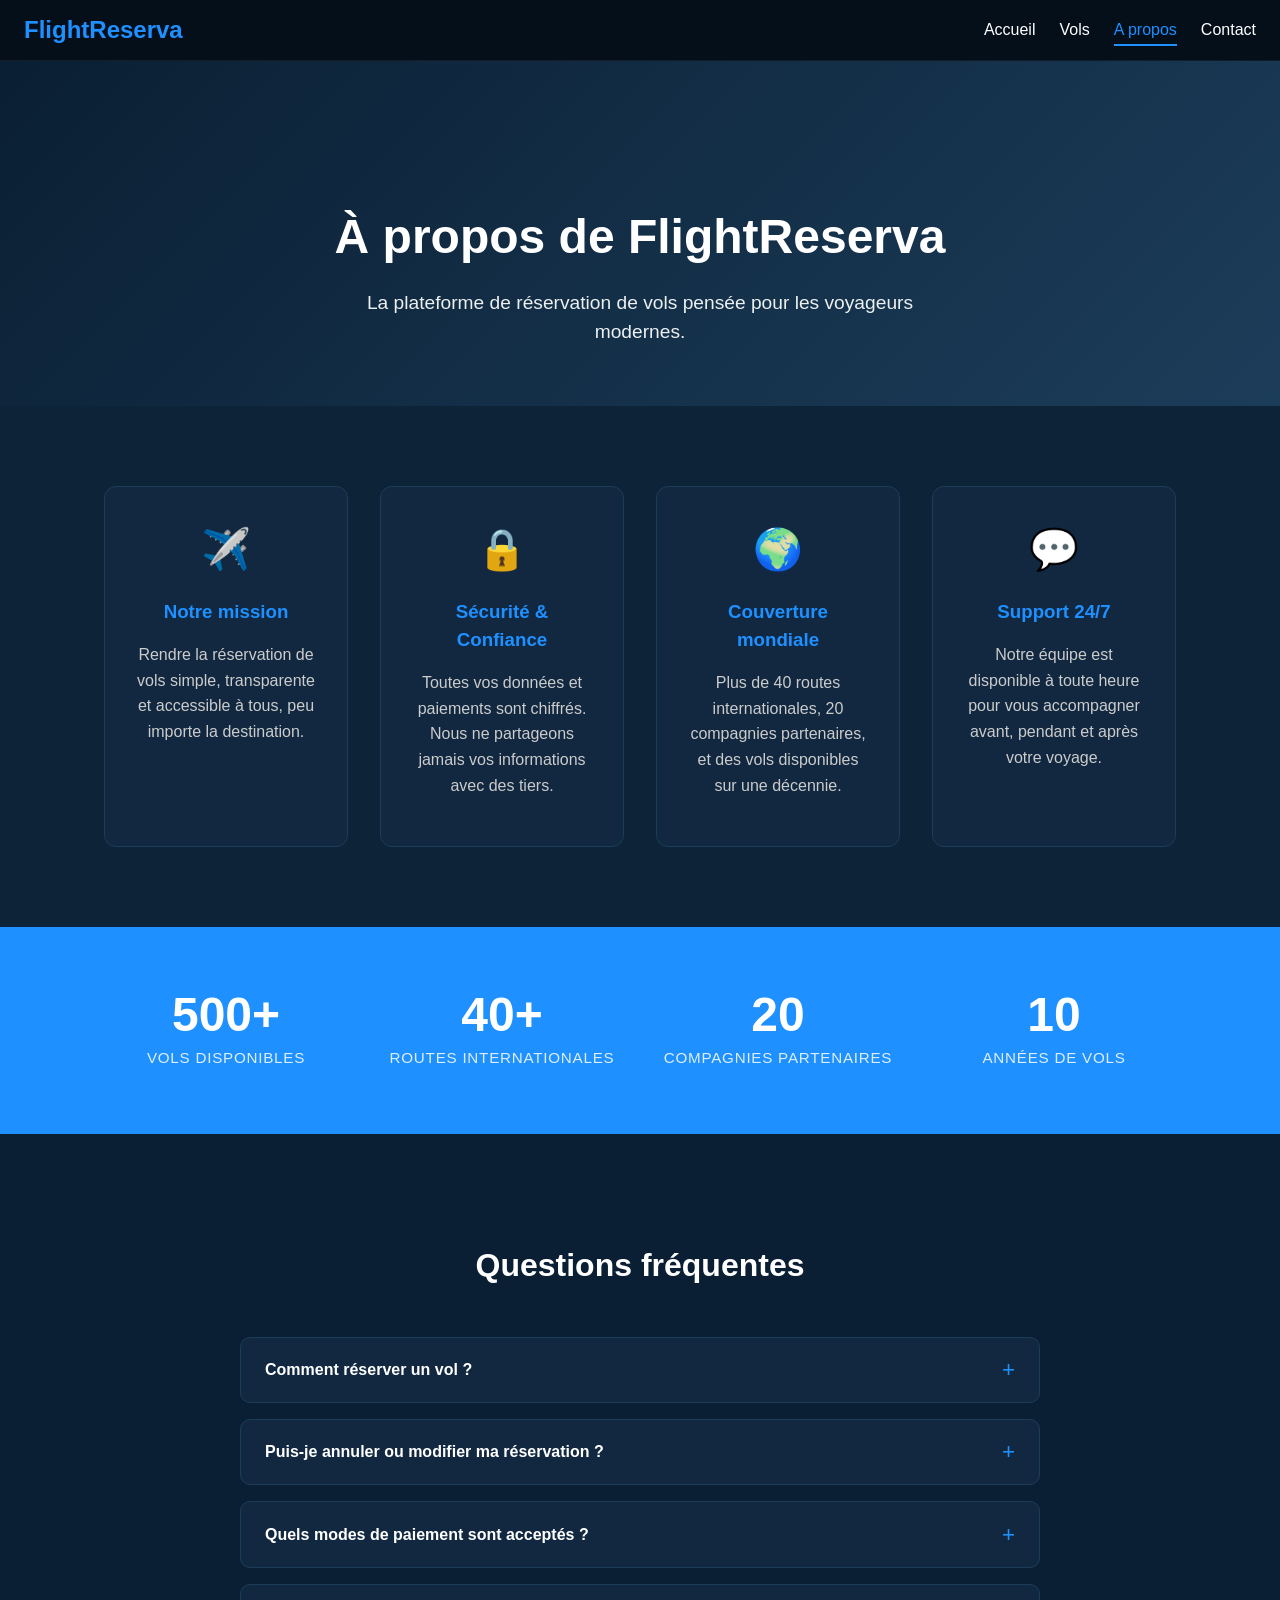
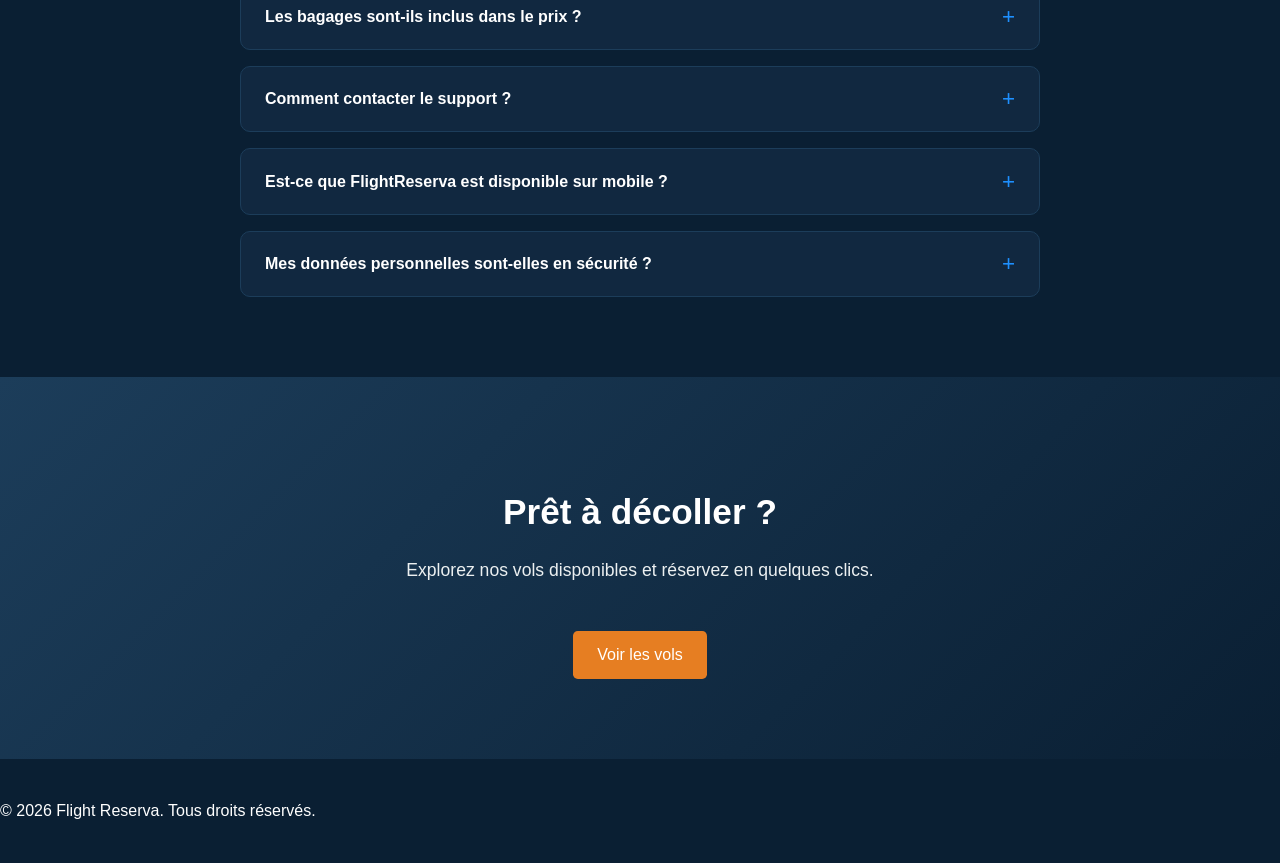
<file: siteweb/about.html>
<!DOCTYPE html>
<html lang="fr">
<head>
  <meta charset="UTF-8">
  <meta name="viewport" content="width=device-width, initial-scale=1.0">
  <title>À propos - FlightReserva</title>
  <meta name="description" content="Tout savoir sur FlightReserva — notre mission, nos valeurs et vos questions fréquentes.">
  <link rel="icon" href="assets/favicon.ico" type="image/x-icon">
    <link rel="stylesheet" href="css/styles.css">
</head>
<body> 
<header class="navbar navbar--solid fade-in" aria-label="Main navigation">
  <div class="logo"><a href="index.html">FlightReserva</a></div>
  <nav class="nav-links" aria-label="Primary" id="primary-navigation">
    <a href="index.html">Accueil</a>
    <a href="flights.html">Vols</a>
    <a href="about.html" class="active">A propos</a>
    <a href="contact.html">Contact</a>
  </nav>
  <button class="menu-toggle" aria-controls="primary-navigation" aria-expanded="false" aria-label="Toggle menu">
    <svg width="24" height="24" viewBox="0 0 100 80" fill="currentColor">
      <rect width="100" height="12"></rect>
      <rect y="30" width="100" height="12"></rect>
      <rect y="60" width="100" height="12"></rect>
    </svg>
  </button>
</header>

<!-- HERO -->
<section class="hero about-hero">
  <div class="container">
    <h1>À propos de FlightReserva</h1>
    <p>La plateforme de réservation de vols pensée pour les voyageurs modernes.</p>
  </div>
</section>

<!-- MISSION SECTION -->
<section class="about-mission">
  <div class="container">
    <div class="mission-grid">
      <div class="mission-card">
        <div class="mission-icon">✈️</div>
        <h3>Notre mission</h3>
        <p>Rendre la réservation de vols simple, transparente et accessible à tous, peu importe la destination.</p>
      </div>
      <div class="mission-card">
        <div class="mission-icon">🔒</div>
        <h3>Sécurité &amp; Confiance</h3>
        <p>Toutes vos données et paiements sont chiffrés. Nous ne partageons jamais vos informations avec des tiers.</p>
      </div>
      <div class="mission-card">
        <div class="mission-icon">🌍</div>
        <h3>Couverture mondiale</h3>
        <p>Plus de 40 routes internationales, 20 compagnies partenaires, et des vols disponibles sur une décennie.</p>
      </div>
      <div class="mission-card">
        <div class="mission-icon">💬</div>
        <h3>Support 24/7</h3>
        <p>Notre équipe est disponible à toute heure pour vous accompagner avant, pendant et après votre voyage.</p>
      </div>
    </div>
  </div>
</section>

<!-- STATS SECTION -->
<section class="about-stats">
  <div class="container">
    <div class="stats-grid">
      <div class="stat-item">
        <div class="stat-number">500+</div>
        <div class="stat-label">Vols disponibles</div>
      </div>
      <div class="stat-item">
        <div class="stat-number">40+</div>
        <div class="stat-label">Routes internationales</div>
      </div>
      <div class="stat-item">
        <div class="stat-number">20</div>
        <div class="stat-label">Compagnies partenaires</div>
      </div>
      <div class="stat-item">
        <div class="stat-number">10</div>
        <div class="stat-label">Années de vols</div>
      </div>
    </div>
  </div>
</section>

<!-- FAQ SECTION -->
<section class="about-faq">
  <div class="container">
    <h2>Questions fréquentes</h2>
    <div class="faq-list">
      <div class="faq-item">
        <button class="faq-question" aria-expanded="false">
          Comment réserver un vol ?
          <span class="faq-icon">+</span>
        </button>
        <div class="faq-answer">
          <p>Rendez-vous sur la page <a href="flights.html">Vols</a>, filtrez selon vos critères, puis cliquez sur "Book" sur le vol de votre choix. Remplissez ensuite vos informations passager et confirmez la réservation.</p>
        </div>
      </div>
      <div class="faq-item">
        <button class="faq-question" aria-expanded="false">
          Puis-je annuler ou modifier ma réservation ?
          <span class="faq-icon">+</span>
        </button>
        <div class="faq-answer">
          <p>Oui, selon les conditions tarifaires de votre vol. Les billets Economy permettent des modifications sous 24h. Les billets Business et First offrent une flexibilité totale jusqu'à 2h avant le départ.</p>
        </div>
      </div>
      <div class="faq-item">
        <button class="faq-question" aria-expanded="false">
          Quels modes de paiement sont acceptés ?
          <span class="faq-icon">+</span>
        </button>
        <div class="faq-answer">
          <p>Nous acceptons toutes les cartes bancaires (Visa, Mastercard, Amex), PayPal, Apple Pay et Google Pay. Toutes les transactions sont sécurisées par chiffrement SSL 256 bits.</p>
        </div>
      </div>
      <div class="faq-item">
        <button class="faq-question" aria-expanded="false">
          Les bagages sont-ils inclus dans le prix ?
          <span class="faq-icon">+</span>
        </button>
        <div class="faq-answer">
          <p>Un bagage cabine de 8kg est inclus dans tous les billets. Les bagages en soute sont optionnels et peuvent être ajoutés lors de la réservation à partir de 40$.</p>
        </div>
      </div>
      <div class="faq-item">
        <button class="faq-question" aria-expanded="false">
          Comment contacter le support ?
          <span class="faq-icon">+</span>
        </button>
        <div class="faq-answer">
          <p>Via notre <a href="contact.html">page Contact</a>, par email à support@flightreserva.com, ou par téléphone au +33 1 23 45 67 89, disponible 24h/24 et 7j/7.</p>
        </div>
      </div>
      <div class="faq-item">
        <button class="faq-question" aria-expanded="false">
          Est-ce que FlightReserva est disponible sur mobile ?
          <span class="faq-icon">+</span>
        </button>
        <div class="faq-answer">
          <p>Oui ! Notre site est entièrement responsive et optimisé pour tous les appareils. Une application mobile est en cours de développement pour iOS et Android.</p>
        </div>
      </div>
      <div class="faq-item">
        <button class="faq-question" aria-expanded="false">
          Mes données personnelles sont-elles en sécurité ?
          <span class="faq-icon">+</span>
        </button>
        <div class="faq-answer">
          <p>Absolument. Nous respectons le RGPD et ne vendons jamais vos données. Vos informations sont chiffrées et stockées sur des serveurs sécurisés en Europe.</p>
        </div>
      </div>
    </div>
  </div>
</section>

<!-- CTA SECTION -->
<section class="about-cta">
  <div class="container">
    <h2>Prêt à décoller ?</h2>
    <p>Explorez nos vols disponibles et réservez en quelques clics.</p>
    <a href="flights.html" class="button">Voir les vols</a>
  </div>
</section>

<footer>
  <p>&copy; 2026 Flight Reserva. Tous droits réservés.</p>
</footer>

<script>
// Navbar + FAQ accordion
document.querySelector('.navbar').classList.add('visible');
const menuToggle = document.querySelector('.menu-toggle');
const navLinks = document.querySelector('.nav-links');
if (menuToggle && navLinks) {
  menuToggle.addEventListener('click', () => {
    const isOpen = navLinks.classList.toggle('active');
    menuToggle.setAttribute('aria-expanded', isOpen);
  });
}
document.querySelectorAll('.faq-question').forEach(btn => {
  btn.addEventListener('click', () => {
    const item = btn.parentElement;
    const isOpen = item.classList.toggle('open');
    btn.setAttribute('aria-expanded', isOpen);
    btn.querySelector('.faq-icon').textContent = isOpen ? '−' : '+';
  });
});
</script>
</body>
</html>
</file>
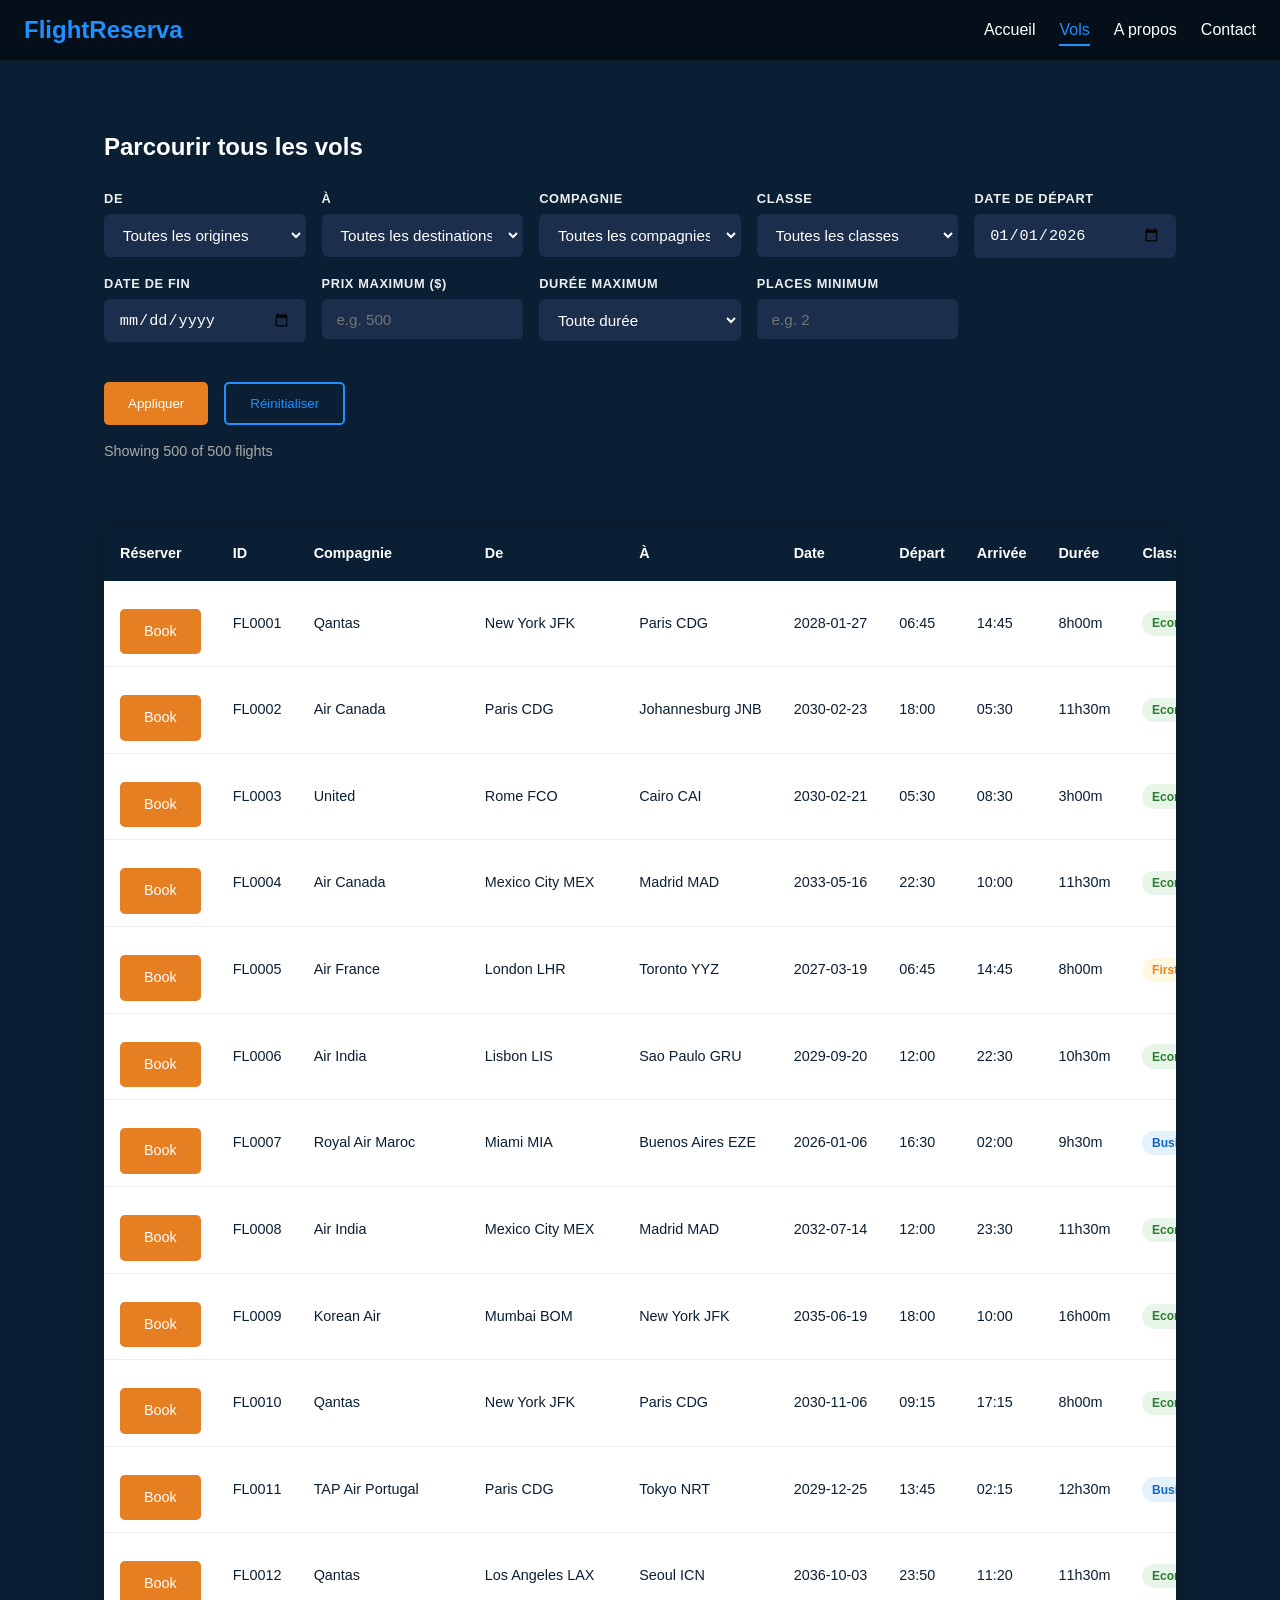
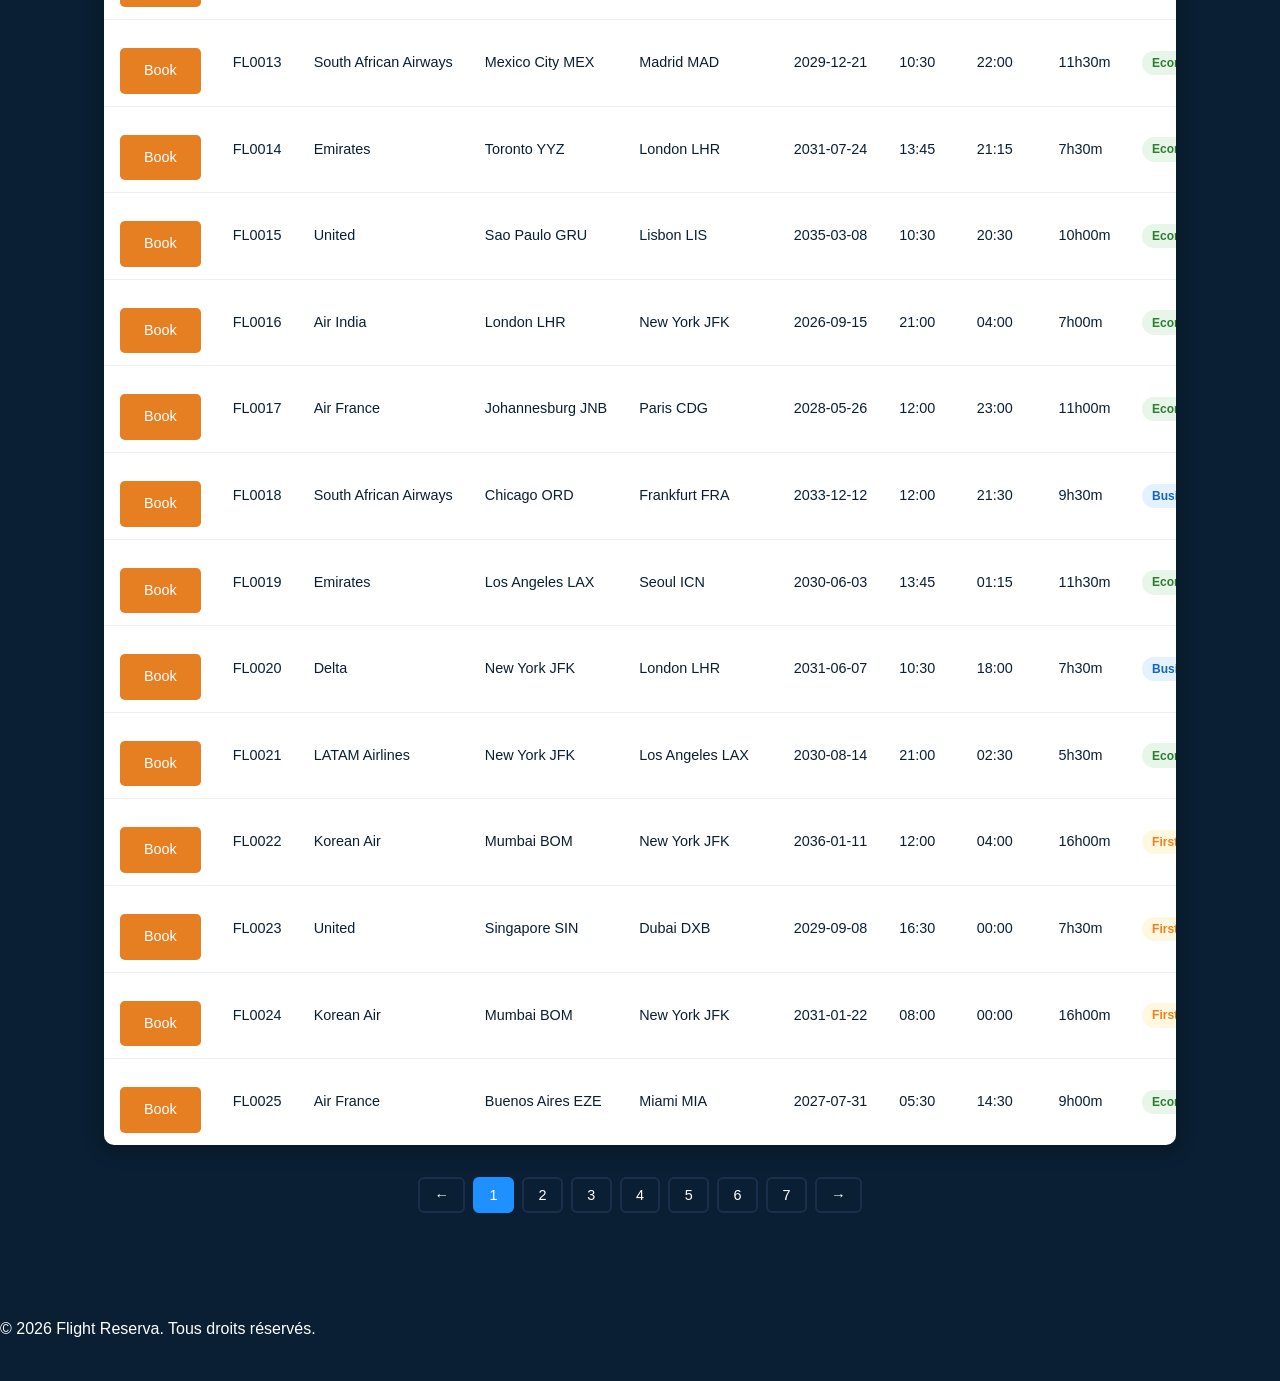
<file: siteweb/flights.html>
<!DOCTYPE html>
<html lang="fr">
<head>
    <meta charset="UTF-8">
    <meta name="viewport" content="width=device-width, initial-scale=1.0">
    <title>All Flights - FlightReserva</title>
    <meta name="description" content="Browse all available flights on FlightReserva">
    <link rel="icon" href="assets/favicon.ico" type="image/x-icon">
    <link rel="stylesheet" href="css/styles.css">
</head>
<body> 
    <!-- Navbar (same as index.html) -->
    <header class="navbar navbar--solid fade-in" aria-label="Main navigation">
  <div class="logo"><a href="index.html">FlightReserva</a></div>
  <nav class="nav-links" aria-label="Primary" id="primary-navigation">
    <a href="index.html">Accueil</a>
    <a href="flights.html" class="active">Vols</a>
    <a href="about.html">A propos</a>
    <a href="contact.html">Contact</a>
  </nav>
  <button class="menu-toggle" aria-controls="primary-navigation" aria-expanded="false" aria-label="Toggle menu">
    <svg width="24" height="24" viewBox="0 0 100 80" fill="currentColor">
      <rect width="100" height="12"></rect>
      <rect y="30" width="100" height="12"></rect>
      <rect y="60" width="100" height="12"></rect>
    </svg>
  </button>
</header>

    <!-- Filters Section -->
    <section id="filters-section" class="filters-section">
        <div class="container">
            <h2>Parcourir tous les vols</h2>
            <div class="filters-grid">
                <div class="filter-field">
                    <label for="f-origin">De</label>
                    <select id="f-origin"><option value="">Toutes les origines</option></select>
                </div>
                <div class="filter-field">
                    <label for="f-destination">À</label>
                    <select id="f-destination"><option value="">Toutes les destinations</option></select>
                </div>
                <div class="filter-field">
                    <label for="f-airline">Compagnie</label>
                    <select id="f-airline"><option value="">Toutes les compagnies</option></select>
                </div>
                <div class="filter-field">
                    <label for="f-class">Classe</label>
                    <select id="f-class">
                        <option value="">Toutes les classes</option>
                        <option value="economy">Economy</option>
                        <option value="business">Business</option>
                        <option value="first">First</option>
                    </select>
                </div>
                <div class="filter-field">
                    <label for="f-date-from">Date de départ</label>
                    <input type="date" id="f-date-from" />
                </div>
                <div class="filter-field">
                    <label for="f-date-to">Date de fin</label>
                    <input type="date" id="f-date-to" />
                </div>
                <div class="filter-field">
                    <label for="f-price-max">Prix maximum ($)</label>
                    <input type="number" id="f-price-max" placeholder="e.g. 500" min="0" />
                </div>
                <div class="filter-field">
                    <label for="f-duration">Durée maximum</label>
                    <select id="f-duration">
                        <option value="">Toute durée</option>
                        <option value="240">Moins de 4h</option>
                        <option value="480">Moins de 8h</option>
                        <option value="720">Moins de 12h</option>
                        <option value="960">Moins de 16h</option>
                    </select>
                </div>
                <div class="filter-field">
                    <label for="f-seats">Places minimum</label>
                    <input type="number" id="f-seats" placeholder="e.g. 2" min="1" />
                </div>
            </div>
            <div class="filters-actions">
                <button id="btn-apply" class="button">Appliquer</button>
                <button id="btn-reset" class="button button--secondary">Réinitialiser</button>
            </div>
            <div id="results-count" class="results-count"></div>
        </div>
    </section>

    <!-- Table Section -->
    <section id="table-section" class="table-section">
        <div class="container">
            <div class="table-wrapper">
                <table id="flights-table" class="flights-table">
                    <thead>
                        <tr>
                            <th>Réserver</th>
                            <th data-sort="id">ID</th>
                            <th data-sort="airline">Compagnie</th>
                            <th data-sort="origin">De</th>
                            <th data-sort="destination">À</th>
                            <th data-sort="departDate">Date</th>
                            <th data-sort="departTime">Départ</th>
                            <th data-sort="arrivalTime">Arrivée</th>
                            <th data-sort="duration">Durée</th>
                            <th data-sort="flightClass">Classe</th>
                            <th data-sort="price">Prix</th>
                            <th data-sort="seatsAvailable">Places</th>
                        </tr>
                    </thead>
                    <tbody id="flights-tbody">
                        <!-- Rows injected by JS -->
                    </tbody>
                </table>
            </div>
            <div id="pagination" class="pagination"></div>
        </div>
    </section>

    <!-- Footer (same as index.html) -->
    <footer>
        <p>&copy; 2026 Flight Reserva. Tous droits réservés.</p>
    </footer>

    <!-- Scripts -->
    <script src="js/FlightData.js"></script>
    <script src="js/flightsTable.js"></script>

<script>
// Navbar fade-in
document.querySelector('.navbar').classList.add('visible');
// Hamburger menu toggle
const menuToggle = document.querySelector('.menu-toggle');
const navLinks = document.querySelector('.nav-links');
if (menuÀggle && navLinks) {
  menuToggle.addEventListener('click', () => {
    const isOpen = navLinks.classList.toggle('active');
    menuToggle.setAttribute('aria-expanded', isOpen);
  });
}
</script>
</body>
</html>
</file>
<file: siteweb/css/styles.css>
/* -------------------------------------------------
   1. :root – custom properties
   ------------------------------------------------- */
:root {
  --color-dark: #0a1f33;
  --color-accent: #1e90ff;
  --color-cta: #e67e22;
  --color-light: #ecf0f1;
  --font-main: 'Segoe UI', sans-serif;
}
html { scroll-behavior: smooth; }

/* -------------------------------------------------
   2. Reset / base
   ------------------------------------------------- */
*,
*::before,
*::after {
  box-sizing: border-box;
}
html {
  font-family: var(--font-main);
  line-height: 1.5;
}
body {
  margin: 0;
  background-color: var(--color-dark);
  color: #fff;
}

/* -------------------------------------------------
   3. Navbar
   ------------------------------------------------- */
.navbar {
  display: flex;
  align-items: center;
  justify-content: space-between;
  background-color: var(--color-dark);
  padding: 0.75rem 1.5rem;
  color: #fff;
  position: sticky;
  top: 0;
  z-index: 1000;
}
.navbar .logo,
.navbar .logo a {
  font-size: 1.5rem;
  font-weight: bold;
  color: var(--color-accent);
  text-decoration: none;
}
.navbar .nav-links {
  display: flex;
  gap: 1.5rem;
}
.navbar .nav-links a {
  color: #fff;
  text-decoration: none;
  position: relative;
  transition: color 0.3s ease;
}
.navbar .nav-links a:hover,
.navbar .nav-links a:focus {
  color: var(--color-accent);
}
.navbar .nav-links a::after {
  content: "";
  position: absolute;
  left: 0;
  bottom: -4px;
  height: 2px;
  width: 0;
  background: var(--color-accent);
  transition: width 0.3s ease;
}
.navbar .nav-links a:hover::after,
.navbar .nav-links a:focus::after {
  width: 100%;
}
.menu-toggle {
  display: none;
  background: none;
  border: none;
  color: #fff;
  cursor: pointer;
}
/* Mobile navigation (max-width: 768px) */
@media (max-width: 768px) {
  .menu-toggle { display: block; }
  .nav-links {
    position: absolute;
    top: 100%;
    left: 0;
    right: 0;
    background-color: #1c3d5a;
    flex-direction: column;
    max-height: 0;
    overflow: hidden;
    transition: max-height 0.4s ease;
  }
  .nav-links.active { max-height: 500px; }
  .nav-links a { padding: 1rem; border-bottom: 1px solid #212121; }
}

/* -------------------------------------------------
   4. Button
   ------------------------------------------------- */
.button {
  display: inline-block;
  padding: 0.75rem 1.5rem;
  background: var(--color-cta);
  color: #fff;
  border: none;
  border-radius: 0.3rem;
  text-decoration: none;
  margin-top: 1rem;
  cursor: pointer;
  transition: background 0.3s, transform 0.2s ease, box-shadow 0.2s ease;
}
.button:hover {
  background: #d35400;
  transform: scale(1.04);
  box-shadow: 0 4px 12px rgba(230, 126, 34, 0.4);
}

/* -------------------------------------------------
   5. Sections / layout
   ------------------------------------------------- */
.parallax {
  height: 100vh;
  background-attachment: fixed;
  background-size: cover;
  background-position: center;
  display: flex;
  align-items: center;
  justify-content: center;
  color: #fff;
  text-align: center;
}
.section1 { background-color: var(--color-dark); }
.section2 { background: linear-gradient(to right, var(--color-light), #d3dce6); }
.section3 { background: var(--color-dark); }
.section4 { background: #2ecc71; }
.container { max-width: 1200px; margin: 0 auto; padding: 0 2rem; }
section { padding: 5rem 0; }

/* -------------------------------------------------
   6. Features
   ------------------------------------------------- */
.features { display: grid; grid-template-columns: repeat(auto-fit, minmax(250px, 1fr)); gap: 2rem; }
.feature { background: #fff; padding: 2rem; border-radius: 0.5rem; box-shadow: 0 2px 5px rgba(0,0,0,0.1); }
.feature:nth-child(1) { animation-delay: 0.1s; }
.feature:nth-child(2) { animation-delay: 0.25s; }
.feature:nth-child(3) { animation-delay: 0.4s; }

/* -------------------------------------------------
   7. Pricing table
   ------------------------------------------------- */
.pricing-table {
  display: grid;
  grid-template-columns: repeat(2, 1fr);
  gap: 2rem;
}
@media (max-width: 480px) { .pricing-table { grid-template-columns: 1fr; } }
.plan {
  background: #fff;
  padding: 2rem;
  border-radius: 0.5rem;
  box-shadow: 0 2px 8px rgba(0,0,0,0.15);
  text-align: center;
  color: var(--color-dark);
}
.plan:nth-child(1) { animation-delay: 0.1s; }
.plan:nth-child(2) { animation-delay: 0.3s; }
.plan h3 { font-size: 1.5rem; color: var(--color-accent); }
.plan p { font-size: 2rem; font-weight: bold; margin: 0.5rem 0; }
.plan ul { list-style: none; padding: 0; margin: 1rem 0; }
.plan ul li { padding: 0.4rem 0; border-bottom: 1px solid #eee; }

/* -------------------------------------------------
   8. Carousel
   ------------------------------------------------- */
.carousel { position: relative; overflow: hidden; padding: 2rem 0; background-color: var(--color-dark); color: #fff; }
.carousel__track { display: flex; transition: transform 0.6s ease-in-out; will-change: transform; }
.carousel__slide { min-width: 100%; flex-shrink: 0; text-align: center; padding: 1rem; }
.carousel__nav { position: absolute; top: 50%; transform: translateY(-50%); background: rgba(28, 61, 90, 0.7); border: none; color: var(--color-accent); font-size: 2rem; width: 2.5rem; height: 2.5rem; cursor: pointer; z-index: 2; }
.carousel__nav--left { left: 0.5rem; }
.carousel__nav--right { right: 0.5rem; }
.carousel__nav:hover,
.carousel__nav:focus { background: rgba(28, 61, 90, 0.9); }
.carousel__indicators { position: absolute; bottom: 0.5rem; left: 50%; transform: translateX(-50%); display: flex; gap: 0.5rem; }
.carousel__indicator { width: 10px; height: 10px; background: #212121; border-radius: 0; border-radius: 50%; cursor: pointer; }
.carousel__indicator.active { background: var(--color-accent); }
@media (max-width: 768px) { .carousel__nav { display: none; } .carousel__slide { padding: 1.5rem 0.5rem; } }

/* -------------------------------------------------
   9. Animations / keyframes
   ------------------------------------------------- */
@keyframes fadein { from { bottom: 0; opacity: 0; } to { bottom: 30px; opacity: 1; } }
@keyframes fadeout { from { bottom: 30px; opacity: 1; } to { bottom: 0; opacity: 0; } }

/* -------------------------------------------------
   10. Utilities
   ------------------------------------------------- */
.fade-in { opacity: 0; transform: translateY(20px); transition: opacity 0.6s ease-out, transform 0.6s ease-out; }
.fade-in.visible { opacity: 1; transform: translateY(0); }
.toast { visibility: hidden; min-width: 250px; background-color: #333; color: #fff; text-align: center; border-radius: 4px; padding: 1rem; position: fixed; z-index: 1; left: 50%; bottom: 30px; transform: translateX(-50%); }
.toast.show { visibility: visible; animation: fadein 0.5s, fadeout 0.5s 2.5s; }

/* -------------------------------------------------
   11. Responsive breakpoints
   ------------------------------------------------- */
@media (min-width: 480px) { .features { grid-template-columns: repeat(auto-fit, minmax(250px, 1fr)); } }
@media (min-width: 768px) { .navbar .nav-links { display: flex; } .menu-toggle { display: none; } }
@media (min-width: 1200px) { .container { padding: 0 4rem; } }

/* -------------------------------------------------
   12. Reduced-motion preference
   ------------------------------------------------- */
@media (prefers-reduced-motion: reduce) {
  * { animation-duration: 0.001ms !important; transition-duration: 0.001ms !important; scroll-behavior: auto !important; }
}
/* -------------------------------------------------
   13. Contact page
   ------------------------------------------------- */
.hero {
  padding: 100px 20px;
  text-align: center;
  background: var(--color-dark);
}
.hero h1 { font-size: 3rem; margin-bottom: 0.5rem; }
.hero p { font-size: 1.2rem; }

.contact-form {
  max-width: 600px;
  margin: 2rem auto;
  background: rgba(255,255,255,0.1);
  padding: 2rem;
  border-radius: 8px;
}
.contact-form label {
  display: block;
  margin-top: 1rem;
}
.contact-form input,
.contact-form textarea {
  width: 100%;
  padding: 0.5rem;
  margin-top: 0.3rem;
  border: none;
  border-radius: 4px;
  background: #1b2e4c;
  color: #fff;
  box-sizing: border-box;
}
.contact-form textarea {
  resize: vertical;
  min-height: 120px;
}

/* Nav list reset for contact page */
.navbar ul.nav-links {
  list-style: none;
  margin: 0;
  padding: 0;
}
.navbar ul.nav-links li { display: inline; }
.navbar ul.nav-links li a { padding: 0.5rem 1rem; }
.navbar ul.nav-links li a.active { 
  background-color: var(--color-cta); 
  border-radius: 4px; 
}
/* -------------------------------------------------
   14. Search page
   ------------------------------------------------- */
/* Search form */
.search-form {
  background: rgba(255,255,255,0.05);
  padding: 2rem;
  border-radius: 12px;
  margin: 2rem auto;
  max-width: 1100px;
}
.search-row {
  display: grid;
  grid-template-columns: repeat(auto-fit, minmax(160px, 1fr));
  gap: 1rem;
  align-items: end;
}
.search-field {
  display: flex;
  flex-direction: column;
  gap: 0.4rem;
}
.search-field label {
  font-size: 0.85rem;
  color: var(--color-light);
  font-weight: 600;
  text-transform: uppercase;
  letter-spacing: 0.05em;
}
.search-field input,
.search-field select {
  padding: 0.65rem 0.9rem;
  border: 2px solid transparent;
  border-radius: 6px;
  background: #1b2e4c;
  color: #fff;
  font-size: 1rem;
  transition: border-color 0.2s ease;
}
.search-field input:focus,
.search-field select:focus {
  outline: none;
  border-color: var(--color-accent);
}

/* Errors */
.search-errors { margin-top: 1rem; }
.search-error {
  color: #ff6b6b;
  font-size: 0.9rem;
  margin: 0.2rem 0;
}

/* Results */
.results-section { padding: 2rem; max-width: 1100px; margin: 0 auto; }
.results-container { display: flex; flex-direction: column; gap: 1rem; }

/* Flight card */
.flight-card {
  background: #fff;
  color: var(--color-dark);
  border-radius: 10px;
  padding: 1.5rem 2rem;
  display: grid;
  grid-template-columns: 1fr auto 1fr auto;
  align-items: center;
  gap: 1rem;
  box-shadow: 0 2px 8px rgba(0,0,0,0.12);
  transition: transform 0.2s ease, box-shadow 0.2s ease;
}
.flight-card:hover {
  transform: translateY(-3px);
  box-shadow: 0 6px 20px rgba(0,0,0,0.15);
}
.flight-card .price {
  font-size: 1.5rem;
  font-weight: bold;
  color: var(--color-accent);
}
.flight-card .airline { font-weight: 600; font-size: 1.1rem; }
.flight-card .duration { color: #666; font-size: 0.9rem; }

/* Loading spinner */
.loading { text-align: center; padding: 3rem; }
.spinner {
  width: 48px;
  height: 48px;
  border: 4px solid rgba(30,144,255,0.2);
  border-top-color: var(--color-accent);
  border-radius: 50%;
  margin: 0 auto 1rem;
  animation: spin 0.8s linear infinite;
}
@keyframes spin { to { transform: rotate(360deg); } }

/* Hidden utility */
.hidden { display: none !important; }

/* Responsive */
@media (max-width: 768px) { 
  .flight-card { grid-template-columns: 1fr 1fr; }
  .search-row { grid-template-columns: 1fr; }
}

.flight-date { font-size: 0.85rem; color: #888; margin-bottom: 0.2rem; }

/* -------------------------------------------------
   15. Flights catalogue page
   ------------------------------------------------- */
.filters-section { background: var(--color-dark); padding: 3rem 0 2rem; }
.filters-section h2 { margin-bottom: 1.5rem; color: #fff; }
.filters-grid { display: grid; grid-template-columns: repeat(auto-fit, minmax(180px, 1fr)); gap: 1rem; margin-bottom: 1.5rem; }
.filter-field { display: flex; flex-direction: column; gap: 0.4rem; }
.filter-field label { font-size: 0.8rem; color: var(--color-light); font-weight: 600; text-transform: uppercase; letter-spacing: 0.05em; }
.filter-field input, .filter-field select { padding: 0.6rem 0.8rem; border: 2px solid transparent; border-radius: 6px; background: #1b2e4c; color: #fff; font-size: 0.95rem; transition: border-color 0.2s ease; }
.filter-field input:focus, .filter-field select:focus { outline: none; border-color: var(--color-accent); }
.filters-actions { display: flex; gap: 1rem; margin-bottom: 1rem; }
.button--secondary { background: transparent; border: 2px solid var(--color-accent); color: var(--color-accent); }
.button--secondary:hover { background: var(--color-accent); color: #fff; transform: scale(1.04); }
.results-count { font-size: 0.9rem; color: #aaa; margin-top: 0.5rem; }
.table-section { padding: 2rem 0 4rem; }
.table-wrapper { overflow-x: auto; border-radius: 10px; box-shadow: 0 4px 20px rgba(0,0,0,0.3); }
.flights-table { width: 100%; border-collapse: collapse; background: #fff; color: var(--color-dark); font-size: 0.9rem; }
.flights-table thead { background: var(--color-dark); color: #fff; }
.flights-table th { padding: 1rem; text-align: left; font-weight: 600; cursor: pointer; user-select: none; white-space: nowrap; transition: background 0.2s; }
.flights-table th:hover { background: #1c3d5a; }
.flights-table th.sort-asc::after { content: " ↑"; color: var(--color-accent); }
.flights-table th.sort-desc::after { content: " ↓"; color: var(--color-accent); }
.flights-table td { padding: 0.75rem 1rem; border-bottom: 1px solid #eee; white-space: nowrap; }
.flights-table tbody tr:hover { background: #f0f7ff; }
.flights-table tbody tr:last-child td { border-bottom: none; }
.badge { display: inline-block; padding: 0.2rem 0.6rem; border-radius: 20px; font-size: 0.75rem; font-weight: 600; text-transform: capitalize; }
.badge--economy { background: #e8f5e9; color: #2e7d32; }
.badge--business { background: #e3f2fd; color: #1565c0; }
.badge--first { background: #fff8e1; color: #f57f17; }
.price-cell { font-weight: bold; color: var(--color-accent); }
.pagination { display: flex; justify-content: center; gap: 0.5rem; margin-top: 2rem; flex-wrap: wrap; }
.pagination button { padding: 0.5rem 0.9rem; border: 2px solid #1b2e4c; background: transparent; color: #fff; border-radius: 6px; cursor: pointer; transition: all 0.2s; font-size: 0.9rem; }
.pagination button:hover, .pagination button.active { background: var(--color-accent); border-color: var(--color-accent); color: #fff; }
@media (max-width: 768px) { .filters-grid { grid-template-columns: 1fr 1fr; } .flights-table { font-size: 0.8rem; } .flights-table th, .flights-table td { padding: 0.5rem; } }
@media (max-width: 480px) { .filters-grid { grid-template-columns: 1fr; } }

/* -------------------------------------------------
   16c. Booking summary card - layout fix
   ------------------------------------------------- */
.flight-summary-card {
  display: block !important;
}
.summary-row {
  display: flex !important;
  justify-content: space-between !important;
  align-items: center !important;
  padding: 0.6rem 0 !important;
  border-bottom: 1px solid #1c3d5a !important;
  gap: 1rem !important;
}
.summary-row span:first-child {
  color: #aaa !important;
  flex-shrink: 0 !important;
  min-width: 90px !important;
}
.summary-row span:last-child {
  color: #fff !important;
  font-weight: 600 !important;
  text-align: right !important;
}

/* Navbar active link */
.navbar .nav-links a.active {
  color: var(--color-accent) !important;
}
.navbar .nav-links a.active::after {
  width: 100% !important;
}

/* -------------------------------------------------
   17. About page
   ------------------------------------------------- */
.about-hero {
  background: linear-gradient(135deg, #0a1f33 0%, #1c3d5a 100%);
  padding: 100px 20px 60px;
  text-align: center;
}
.about-hero h1 { font-size: 3rem; margin-bottom: 1rem; }
.about-hero p { font-size: 1.2rem; color: var(--color-light); max-width: 600px; margin: 0 auto; }

/* Mission cards */
.about-mission { padding: 5rem 0; background: #0d2438; }
.mission-grid {
  display: grid;
  grid-template-columns: repeat(auto-fit, minmax(220px, 1fr));
  gap: 2rem;
}
.mission-card {
  background: #112840;
  border-radius: 12px;
  padding: 2rem;
  text-align: center;
  transition: transform 0.3s ease, box-shadow 0.3s ease;
  border: 1px solid #1c3d5a;
}
.mission-card:hover {
  transform: translateY(-6px);
  box-shadow: 0 12px 30px rgba(0,0,0,0.3);
}
.mission-icon { font-size: 2.5rem; margin-bottom: 1rem; }
.mission-card h3 { color: var(--color-accent); margin-bottom: 0.8rem; }
.mission-card p { color: #ccc; line-height: 1.6; }

/* Stats */
.about-stats {
  background: var(--color-accent);
  padding: 4rem 0;
}
.stats-grid {
  display: grid;
  grid-template-columns: repeat(auto-fit, minmax(150px, 1fr));
  gap: 2rem;
  text-align: center;
}
.stat-number {
  font-size: 3rem;
  font-weight: bold;
  color: #fff;
  line-height: 1;
}
.stat-label {
  font-size: 0.95rem;
  color: rgba(255,255,255,0.85);
  margin-top: 0.5rem;
  text-transform: uppercase;
  letter-spacing: 0.05em;
}

/* FAQ */
.about-faq { padding: 5rem 0; background: #0a1f33; }
.about-faq h2 { text-align: center; font-size: 2rem; margin-bottom: 3rem; }
.faq-list { max-width: 800px; margin: 0 auto; display: flex; flex-direction: column; gap: 1rem; }
.faq-item {
  background: #112840;
  border-radius: 10px;
  border: 1px solid #1c3d5a;
  overflow: hidden;
}
.faq-question {
  width: 100%;
  background: none;
  border: none;
  color: #fff;
  font-size: 1rem;
  font-weight: 600;
  padding: 1.2rem 1.5rem;
  text-align: left;
  cursor: pointer;
  display: flex;
  justify-content: space-between;
  align-items: center;
  transition: background 0.2s;
}
.faq-question:hover { background: #1c3d5a; }
.faq-icon {
  font-size: 1.4rem;
  color: var(--color-accent);
  font-weight: 300;
  transition: transform 0.3s ease;
}
.faq-answer {
  max-height: 0;
  overflow: hidden;
  transition: max-height 0.4s ease, padding 0.3s ease;
  padding: 0 1.5rem;
}
.faq-item.open .faq-answer {
  max-height: 200px;
  padding: 0 1.5rem 1.2rem;
}
.faq-answer p { color: #ccc; line-height: 1.7; margin: 0; }
.faq-answer a { color: var(--color-accent); }

/* CTA */

/* -------------------------------------------------
   20. Why Choose Us - dark background fix
   ------------------------------------------------- */
.section2 {
  background: linear-gradient(135deg, #0d2137 0%, #0a1f33 100%) !important;
  color: #fff !important;
}
.section2 h2 { color: #fff !important; }
.section2 > .container > p { color: rgba(255,255,255,0.7) !important; }

.feature-icon {
  font-size: 2.2rem;
  margin-bottom: 1rem;
  display: block;
}
.feature h3 { color: #fff !important; margin-bottom: 0.6rem; }
.feature p { color: rgba(255,255,255,0.65) !important; line-height: 1.7; font-size: 0.95rem; }

/* Partner logos */
.partners img {
  max-width: 100px !important;
  height: 40px !important;
  object-fit: contain !important;
  filter: brightness(0) invert(1) !important;
  opacity: 0.8;
  transition: opacity 0.2s ease;
}
.partners img:hover { opacity: 1; }

/* -------------------------------------------------
   19. Destinations section
   ------------------------------------------------- */
.destinations-section {
  background: linear-gradient(135deg, #050f1a 0%, #0d2137 100%);
  padding: 5rem 0;
}
.destinations-section h2 {
  text-align: center;
  font-size: 2rem;
  color: #fff;
  margin-bottom: 0.5rem;
}
.destinations-subtitle {
  text-align: center;
  color: rgba(255,255,255,0.55);
  margin-bottom: 3rem;
  font-size: 1rem;
}
.destinations-grid {
  display: grid;
  grid-template-columns: repeat(3, 1fr);
  gap: 1.2rem;
}
.destination-card {
  position: relative;
  border-radius: 14px;
  overflow: hidden;
  aspect-ratio: 4/3;
  display: block;
  text-decoration: none;
  cursor: pointer;
  box-shadow: 0 4px 20px rgba(0,0,0,0.4);
  transition: transform 0.3s ease, box-shadow 0.3s ease;
}
.destination-card:hover {
  transform: translateY(-6px) scale(1.02);
  box-shadow: 0 12px 40px rgba(0,0,0,0.5);
}
.destination-card img {
  width: 100%;
  height: 100%;
  object-fit: cover;
  transition: transform 0.5s ease;
  filter: brightness(0.75);
}
.destination-card:hover img {
  transform: scale(1.08);
  filter: brightness(0.6);
}
.destination-overlay {
  position: absolute;
  bottom: 0;
  left: 0;
  right: 0;
  padding: 1.5rem;
  background: linear-gradient(to top, rgba(0,0,0,0.8) 0%, transparent 100%);
}
.destination-overlay h3 {
  color: #fff;
  font-size: 1.3rem;
  font-weight: 700;
  margin: 0 0 0.2rem;
  letter-spacing: -0.01em;
}
.destination-overlay span {
  color: rgba(255,255,255,0.7);
  font-size: 0.85rem;
  font-weight: 500;
}
@media (max-width: 768px) {
  .destinations-grid { grid-template-columns: repeat(2, 1fr); }
}
@media (max-width: 480px) {
  .destinations-grid { grid-template-columns: 1px; }
}
.about-cta {
  background: linear-gradient(135deg, #1c3d5a 0%, #0a1f33 100%);
  padding: 5rem 0;
  text-align: center;
}
.about-cta h2 { font-size: 2.2rem; margin-bottom: 1rem; }
.about-cta p { font-size: 1.1rem; color: var(--color-light); margin-bottom: 2rem; }

@media (max-width: 768px) {
  .about-hero h1 { font-size: 2rem; }
  .stat-number { font-size: 2.2rem; }
  .about-faq h2 { font-size: 1.5rem; }
}


/* -------------------------------------------------
   20. Why Choose Us - dark background fix
   ------------------------------------------------- */
.section2 {
  background: linear-gradient(135deg, #0d2137 0%, #0a1f33 100%) !important;
  color: #fff !important;
}
.section2 h2 { color: #fff !important; }
.feature-icon { font-size: 2.2rem; margin-bottom: 1rem; display: block; }
.feature h3 { color: #fff !important; margin-bottom: 0.6rem; }
.feature p { color: rgba(255,255,255,0.65) !important; line-height: 1.7; font-size: 0.95rem; }
.partners img {
  max-width: 100px !important;
  height: 40px !important;
  object-fit: contain !important;
  filter: brightness(0) invert(1) !important;
  opacity: 0.8;
  transition: opacity 0.2s ease;
}
.partners img:hover { opacity: 1; }


/* -------------------------------------------------
   21. Hero animations + feature cards fix
   ------------------------------------------------- */

/* Typewriter */
.typewriter {
  overflow: hidden;
  border-right: 3px solid #2196f3;
  white-space: nowrap;
  margin: 0 auto;
  animation: typing 3s steps(35, end) forwards, blink 0.75s step-end infinite;
  max-width: fit-content;
}
@keyframes typing {
  from { width: 0; }
  to { width: 100%; }
}
@keyframes blink {
  from, to { border-color: transparent; }
  50% { border-color: #2196f3; }
}

/* Stats counter */
.hero-stats {
  display: flex;
  gap: 3rem;
  justify-content: center;
  margin-top: 2.5rem;
  flex-wrap: wrap;
}
.hero-stat {
  text-align: center;
}
.hero-stat-number {
  font-size: 2.2rem;
  font-weight: 700;
  color: #2196f3;
  display: block;
  line-height: 1;
}
.hero-stat-label {
  font-size: 0.8rem;
  color: rgba(255,255,255,0.55);
  text-transform: uppercase;
  letter-spacing: 0.08em;
  margin-top: 0.3rem;
  display: block;
}

/* Feature cards fix */
.feature {
  background: #112840 !important;
  color: #fff !important;
  border: 1px solid rgba(255,255,255,0.08) !important;
}
.feature-icon {
  font-size: 2rem;
  margin-bottom: 0.8rem;
  display: block;
}
.feature h3 { color: #fff !important; }
.feature p { color: rgba(255,255,255,0.65) !important; }

/* -------------------------------------------------
   22. Layout fixes
   ------------------------------------------------- */

/* Features - force 3 colonnes sur une ligne */
.features {
  grid-template-columns: repeat(3, 1fr) !important;
}
@media (max-width: 768px) {
  .features { grid-template-columns: 1fr !important; }
}

/* Footer - supprimer le vide excessif */
.parallax {
  height: auto !important;
  min-height: 60vh !important;
  padding: 5rem 2rem !important;
}
.section1 {
  min-height: 100vh !important;
}
footer {
  margin-top: 0 !important;
  padding: 1.5rem 0 !important;
}

/* -------------------------------------------------
   23. Navbar transparent + scroll effect
   ------------------------------------------------- */
.navbar {
  background: transparent !important;
  backdrop-filter: none !important;
  border-bottom: none !important;
  transition: background 0.4s ease, backdrop-filter 0.4s ease, border-bottom 0.4s ease !important;
}
.navbar.scrolled {
  background: rgba(5, 15, 26, 0.92) !important;
  backdrop-filter: blur(12px) !important;
  border-bottom: 1px solid rgba(255,255,255,0.06) !important;
}

/* -------------------------------------------------
   24. Navbar force transparent on top
   ------------------------------------------------- */
.navbar:not(.scrolled) {
  background: transparent !important;
  backdrop-filter: none !important;
  -webkit-backdrop-filter: none !important;
  border-bottom: none !important;
  box-shadow: none !important;
}

/* -------------------------------------------------
   25. Navbar - solid on all pages except index
   ------------------------------------------------- */
.navbar--solid {
  background: rgba(5, 15, 26, 0.92) !important;
  backdrop-filter: blur(12px) !important;
  border-bottom: 1px solid rgba(255,255,255,0.06) !important;
}

/* -------------------------------------------------
   26. Navbar transparent - index only via JS scroll
   ------------------------------------------------- */
.navbar:not(.navbar--solid):not(.scrolled) {
  background: transparent !important;
  backdrop-filter: none !important;
  -webkit-backdrop-filter: none !important;
  border-bottom: none !important;
  box-shadow: none !important;
}

/* -------------------------------------------------
   27. Navbar transparent FINAL fix
   ------------------------------------------------- */
.navbar:not(.navbar--solid):not(.scrolled) {
  background-color: transparent !important;
  background: transparent !important;
  backdrop-filter: none !important;
  -webkit-backdrop-filter: none !important;
  border-bottom: none !important;
  box-shadow: none !important;
}

/* -------------------------------------------------
   28. Navbar absolute on index hero
   ------------------------------------------------- */
.navbar--hero {
  position: absolute !important;
  top: 0 !important;
  left: 0 !important;
  right: 0 !important;
  background: transparent !important;
  background-color: transparent !important;
}

/* -------------------------------------------------
   29. Navbar solid on all pages except index
   ------------------------------------------------- */
.navbar--solid {
  position: sticky !important;
  background: rgba(5, 15, 26, 0.95) !important;
  background-color: rgba(5, 15, 26, 0.95) !important;
  backdrop-filter: blur(12px) !important;
  -webkit-backdrop-filter: blur(12px) !important;
  border-bottom: 1px solid rgba(255,255,255,0.06) !important;
}

/* -------------------------------------------------
   30. Navbar solid FINAL - override not(.scrolled)
   ------------------------------------------------- */
.navbar--solid,
.navbar--solid:not(.scrolled),
.navbar--solid:not(.navbar--hero) {
  background-color: rgba(5, 15, 26, 0.95) !important;
  background: rgba(5, 15, 26, 0.95) !important;
  backdrop-filter: blur(12px) !important;
  -webkit-backdrop-filter: blur(12px) !important;
  border-bottom: 1px solid rgba(255,255,255,0.06) !important;
}
</file>
